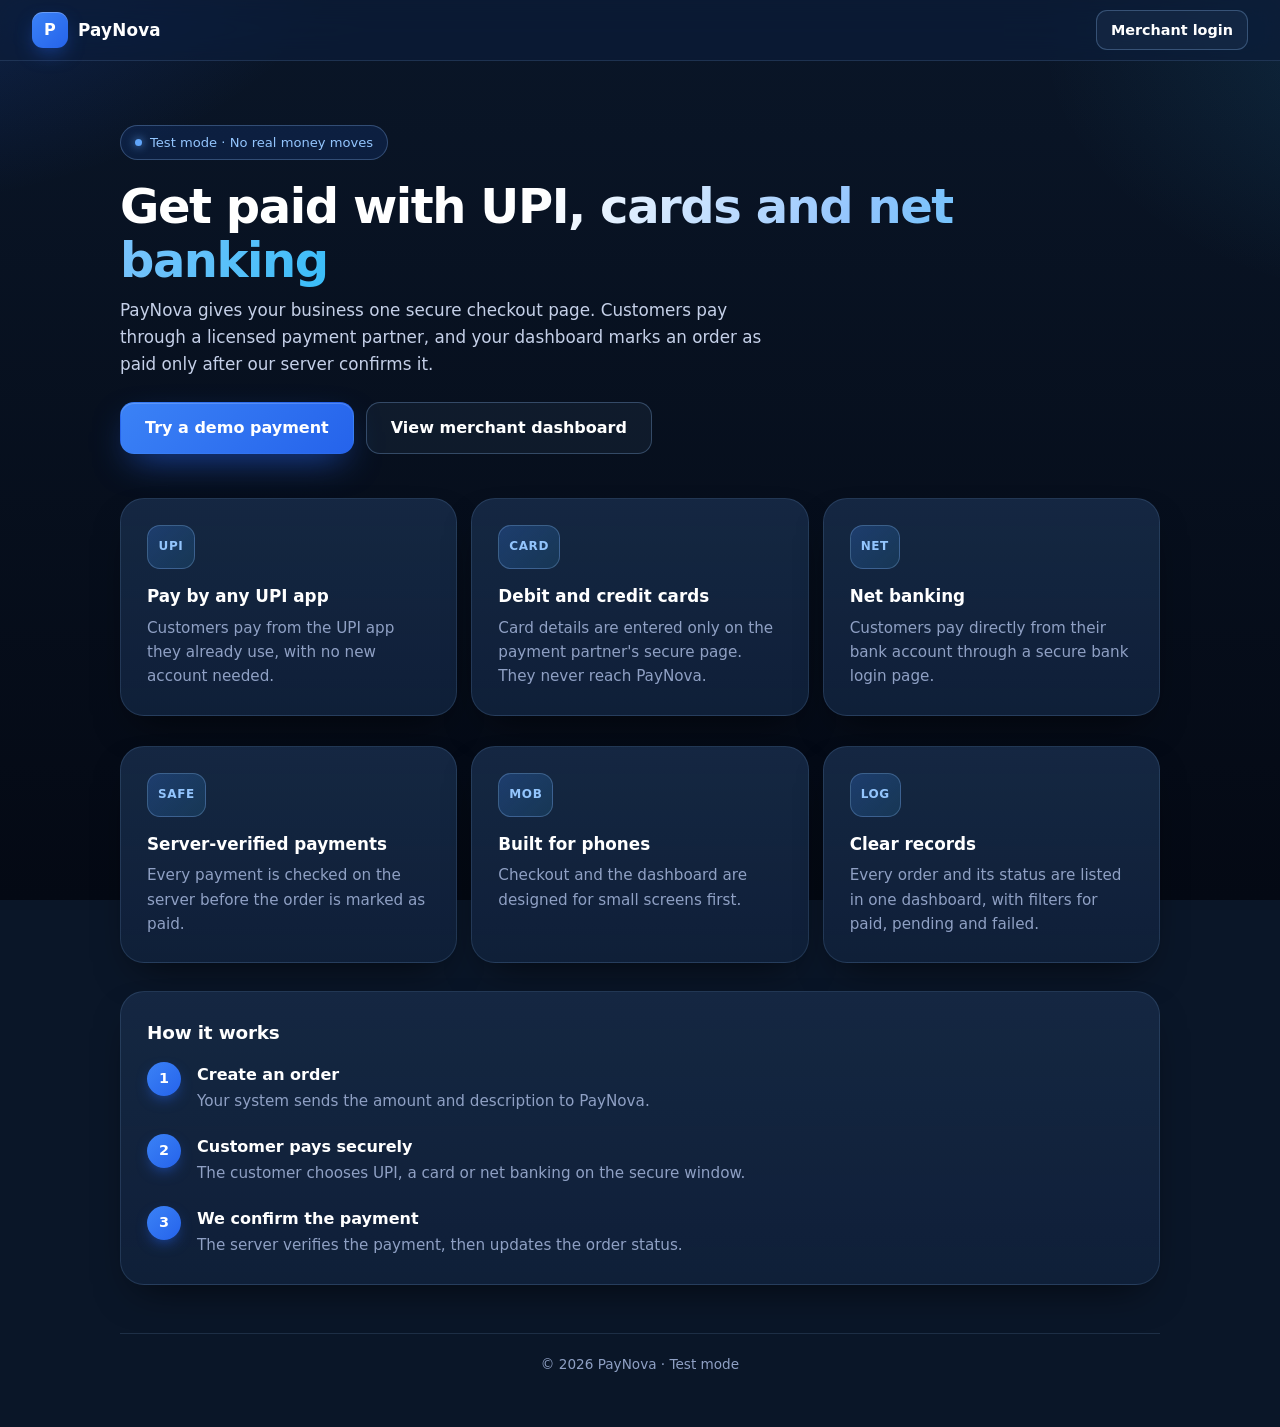
<file: public/index.html>
<!doctype html>
<html lang="en">
<head>
  <meta charset="utf-8">
  <meta name="viewport" content="width=device-width, initial-scale=1, viewport-fit=cover">
  <meta name="theme-color" content="#0a0f1f">
  <meta name="description" content="PayNova: accept UPI, cards and net banking with secure hosted checkout.">
  <title>PayNova · Payments for Indian businesses</title>
  <link rel="stylesheet" href="css/styles.css">
</head>
<body>
  <header class="topbar">
    <a class="brand" href="index.html"><span class="logo">P</span>PayNova</a>
    <a class="btn btn-ghost btn-sm" href="dashboard/index.html">Merchant login</a>
  </header>

  <main class="container">
    <section class="hero">
      <span class="pill">Test mode · No real money moves</span>
      <h1>Get paid with <span class="grad">UPI, cards and net banking</span></h1>
      <p class="lead">
        PayNova gives your business one secure checkout page. Customers pay through a licensed
        payment partner, and your dashboard marks an order as paid only after our server confirms it.
      </p>
      <div class="actions">
        <a class="btn btn-primary" href="checkout.html?order=DEMO-1001&amp;demo=1">Try a demo payment</a>
        <a class="btn btn-ghost" href="dashboard/index.html?demo=1">View merchant dashboard</a>
      </div>
    </section>

    <section class="features" aria-label="Features">
      <article class="card feature">
        <span class="icon">UPI</span>
        <h3>Pay by any UPI app</h3>
        <p>Customers pay from the UPI app they already use, with no new account needed.</p>
      </article>
      <article class="card feature">
        <span class="icon">CARD</span>
        <h3>Debit and credit cards</h3>
        <p>Card details are entered only on the payment partner's secure page. They never reach PayNova.</p>
      </article>
      <article class="card feature">
        <span class="icon">NET</span>
        <h3>Net banking</h3>
        <p>Customers pay directly from their bank account through a secure bank login page.</p>
      </article>
      <article class="card feature">
        <span class="icon">SAFE</span>
        <h3>Server-verified payments</h3>
        <p>Every payment is checked on the server before the order is marked as paid.</p>
      </article>
      <article class="card feature">
        <span class="icon">MOB</span>
        <h3>Built for phones</h3>
        <p>Checkout and the dashboard are designed for small screens first.</p>
      </article>
      <article class="card feature">
        <span class="icon">LOG</span>
        <h3>Clear records</h3>
        <p>Every order and its status are listed in one dashboard, with filters for paid, pending and failed.</p>
      </article>
    </section>

    <section class="card" aria-labelledby="how">
      <h2 id="how">How it works</h2>
      <ol class="steps">
        <li><strong>Create an order</strong>Your system sends the amount and description to PayNova.</li>
        <li><strong>Customer pays securely</strong>The customer chooses UPI, a card or net banking on the secure window.</li>
        <li><strong>We confirm the payment</strong>The server verifies the payment, then updates the order status.</li>
      </ol>
    </section>

    <p class="footer">© 2026 PayNova · Test mode</p>
  </main>

  <script src="js/api.js"></script>
</body>
</html>
</file>
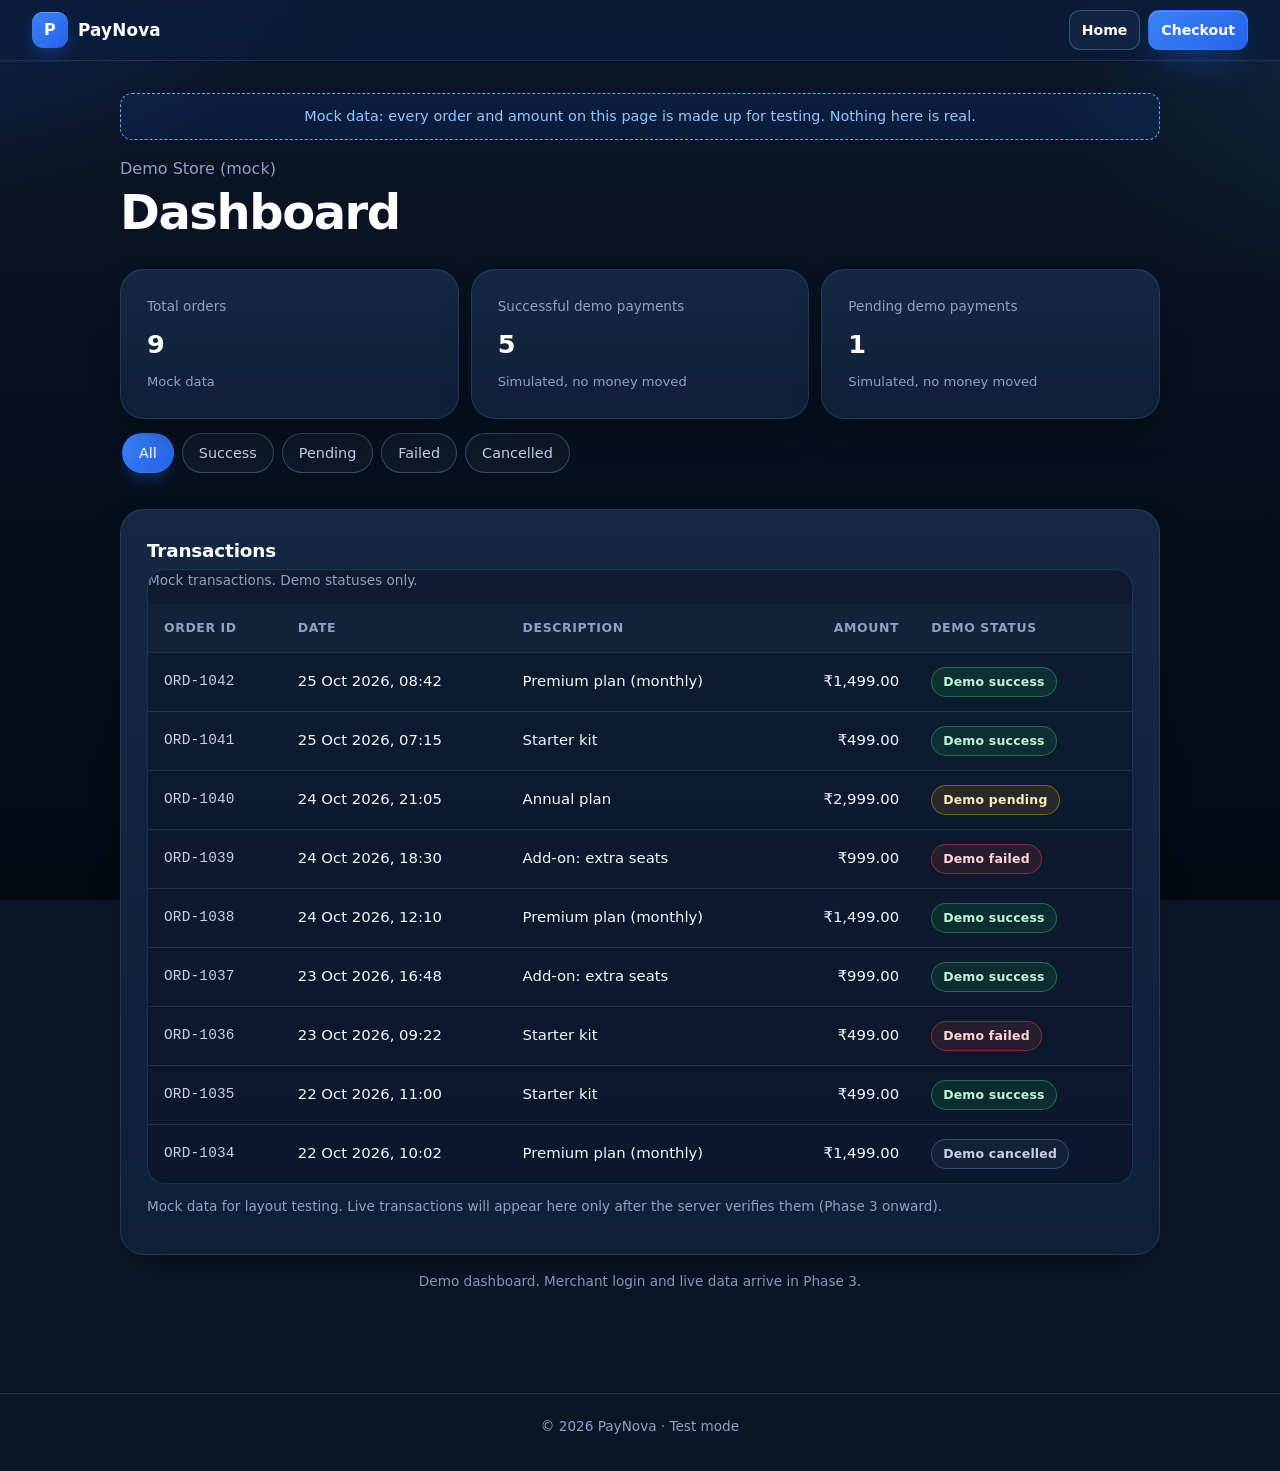
<file: public/dashboard/index.html>
<!doctype html>
<html lang="en">
<head>
  <meta charset="utf-8">
  <meta name="viewport" content="width=device-width, initial-scale=1, viewport-fit=cover">
  <meta name="theme-color" content="#0a1628">
  <meta name="robots" content="noindex, nofollow">
  <title>Merchant dashboard (demo) · PayNova</title>
  <link rel="stylesheet" href="../css/styles.css">
  <style>
    /* Dashboard-only rules. Kept here so styles.css needs no changes. */
    .topnav {
      display: flex;
      align-items: center;
      gap: 8px;
    }
    .topnav .btn { min-height: 40px; padding: 0 12px; font-size: 0.88rem; }

    .table-wrap {
      overflow-x: auto;
      -webkit-overflow-scrolling: touch;
      border-radius: var(--radius);
      border: 1px solid var(--line);
      background: rgba(4, 9, 20, 0.35);
    }
    .tx-table {
      width: 100%;
      min-width: 560px;
      border-collapse: collapse;
      font-size: 0.93rem;
    }
    .tx-table caption {
      caption-side: top;
      text-align: left;
      padding: 0 0 12px;
      color: var(--muted);
      font-size: 0.85rem;
    }
    .tx-table th,
    .tx-table td {
      padding: 14px 16px;
      text-align: left;
      border-bottom: 1px solid var(--line);
      white-space: nowrap;
    }
    .tx-table th {
      font-size: 0.78rem;
      font-weight: 600;
      text-transform: uppercase;
      letter-spacing: 0.6px;
      color: var(--muted);
      background: rgba(147, 197, 253, 0.04);
    }
    .tx-table tbody tr:last-child td { border-bottom: none; }
    .tx-table tbody tr:hover { background: rgba(147, 197, 253, 0.05); }
    .tx-table td.num,
    .tx-table th.num { text-align: right; }
    .tx-table .mono { color: var(--text-soft); }

    .summary { display: grid; gap: 12px; margin-bottom: 8px; }
    .summary .stat strong { font-size: 1.6rem; }
    .summary .stat small { color: var(--muted); font-size: 0.82rem; }

    .table-section { margin-top: 20px; }
    .table-section h2 { margin-bottom: 4px; }

    @media (min-width: 640px) {
      .summary { grid-template-columns: repeat(3, 1fr); }
    }
  </style>
</head>
<body>
  <header class="topbar">
    <a class="brand" href="../index.html" aria-label="PayNova home"><span class="logo" aria-hidden="true">P</span>PayNova</a>
    <nav class="topnav" aria-label="Main">
      <a class="btn btn-ghost btn-sm" href="../index.html">Home</a>
      <a class="btn btn-primary btn-sm" href="../checkout.html?order=DEMO-1001&amp;demo=1">Checkout</a>
    </nav>
  </header>

  <main class="container">
    <div class="demo-banner" role="note">
      Mock data: every order and amount on this page is made up for testing. Nothing here is real.
    </div>

    <div class="dash-head">
      <div>
        <p class="muted">Demo Store (mock)</p>
        <h1>Dashboard</h1>
      </div>
    </div>

    <!-- Summary cards -->
    <section class="summary" aria-label="Summary">
      <div class="card stat">
        <span class="muted">Total orders</span>
        <strong>9</strong>
        <small>Mock data</small>
      </div>
      <div class="card stat">
        <span class="muted">Successful demo payments</span>
        <strong>5</strong>
        <small>Simulated, no money moved</small>
      </div>
      <div class="card stat">
        <span class="muted">Pending demo payments</span>
        <strong>1</strong>
        <small>Simulated, no money moved</small>
      </div>
    </section>

    <!-- Filters (the buttons will work once dashboard.js is replaced) -->
    <div class="filters" role="group" aria-label="Filter orders">
      <button class="chip is-active" type="button" data-filter="ALL" aria-pressed="true">All</button>
      <button class="chip" type="button" data-filter="PAID" aria-pressed="false">Success</button>
      <button class="chip" type="button" data-filter="PENDING" aria-pressed="false">Pending</button>
      <button class="chip" type="button" data-filter="FAILED" aria-pressed="false">Failed</button>
      <button class="chip" type="button" data-filter="CANCELLED" aria-pressed="false">Cancelled</button>
    </div>

    <!-- Transaction table -->
    <section class="card table-section" aria-labelledby="txHeading">
      <h2 id="txHeading">Transactions</h2>
      <div class="table-wrap">
        <table class="tx-table">
          <caption>Mock transactions. Demo statuses only.</caption>
          <thead>
            <tr>
              <th scope="col">Order ID</th>
              <th scope="col">Date</th>
              <th scope="col">Description</th>
              <th scope="col" class="num">Amount</th>
              <th scope="col">Demo status</th>
            </tr>
          </thead>
          <tbody id="txRows">
            <tr data-status="PAID">
              <td class="mono">ORD-1042</td>
              <td>25 Oct 2026, 08:42</td>
              <td>Premium plan (monthly)</td>
              <td class="num">₹1,499.00</td>
              <td><span class="badge badge-paid">Demo success</span></td>
            </tr>
            <tr data-status="PAID">
              <td class="mono">ORD-1041</td>
              <td>25 Oct 2026, 07:15</td>
              <td>Starter kit</td>
              <td class="num">₹499.00</td>
              <td><span class="badge badge-paid">Demo success</span></td>
            </tr>
            <tr data-status="PENDING">
              <td class="mono">ORD-1040</td>
              <td>24 Oct 2026, 21:05</td>
              <td>Annual plan</td>
              <td class="num">₹2,999.00</td>
              <td><span class="badge badge-pending">Demo pending</span></td>
            </tr>
            <tr data-status="FAILED">
              <td class="mono">ORD-1039</td>
              <td>24 Oct 2026, 18:30</td>
              <td>Add-on: extra seats</td>
              <td class="num">₹999.00</td>
              <td><span class="badge badge-failed">Demo failed</span></td>
            </tr>
            <tr data-status="PAID">
              <td class="mono">ORD-1038</td>
              <td>24 Oct 2026, 12:10</td>
              <td>Premium plan (monthly)</td>
              <td class="num">₹1,499.00</td>
              <td><span class="badge badge-paid">Demo success</span></td>
            </tr>
            <tr data-status="PAID">
              <td class="mono">ORD-1037</td>
              <td>23 Oct 2026, 16:48</td>
              <td>Add-on: extra seats</td>
              <td class="num">₹999.00</td>
              <td><span class="badge badge-paid">Demo success</span></td>
            </tr>
            <tr data-status="FAILED">
              <td class="mono">ORD-1036</td>
              <td>23 Oct 2026, 09:22</td>
              <td>Starter kit</td>
              <td class="num">₹499.00</td>
              <td><span class="badge badge-failed">Demo failed</span></td>
            </tr>
            <tr data-status="PAID">
              <td class="mono">ORD-1035</td>
              <td>22 Oct 2026, 11:00</td>
              <td>Starter kit</td>
              <td class="num">₹499.00</td>
              <td><span class="badge badge-paid">Demo success</span></td>
            </tr>
            <tr data-status="CANCELLED">
              <td class="mono">ORD-1034</td>
              <td>22 Oct 2026, 10:02</td>
              <td>Premium plan (monthly)</td>
              <td class="num">₹1,499.00</td>
              <td><span class="badge badge-cancelled">Demo cancelled</span></td>
            </tr>
          </tbody>
        </table>
      </div>
      <p class="fine" style="margin-top: 12px;">
        Mock data for layout testing. Live transactions will appear here only after the server verifies them (Phase 3 onward).
      </p>
    </section>

    <p class="trust">Demo dashboard. Merchant login and live data arrive in Phase 3.</p>
  </main>

  <footer class="site-footer">
    <p>© 2026 PayNova · Test mode</p>
  </footer>

  <script src="../js/api.js"></script>
</body>
</html>
</file>
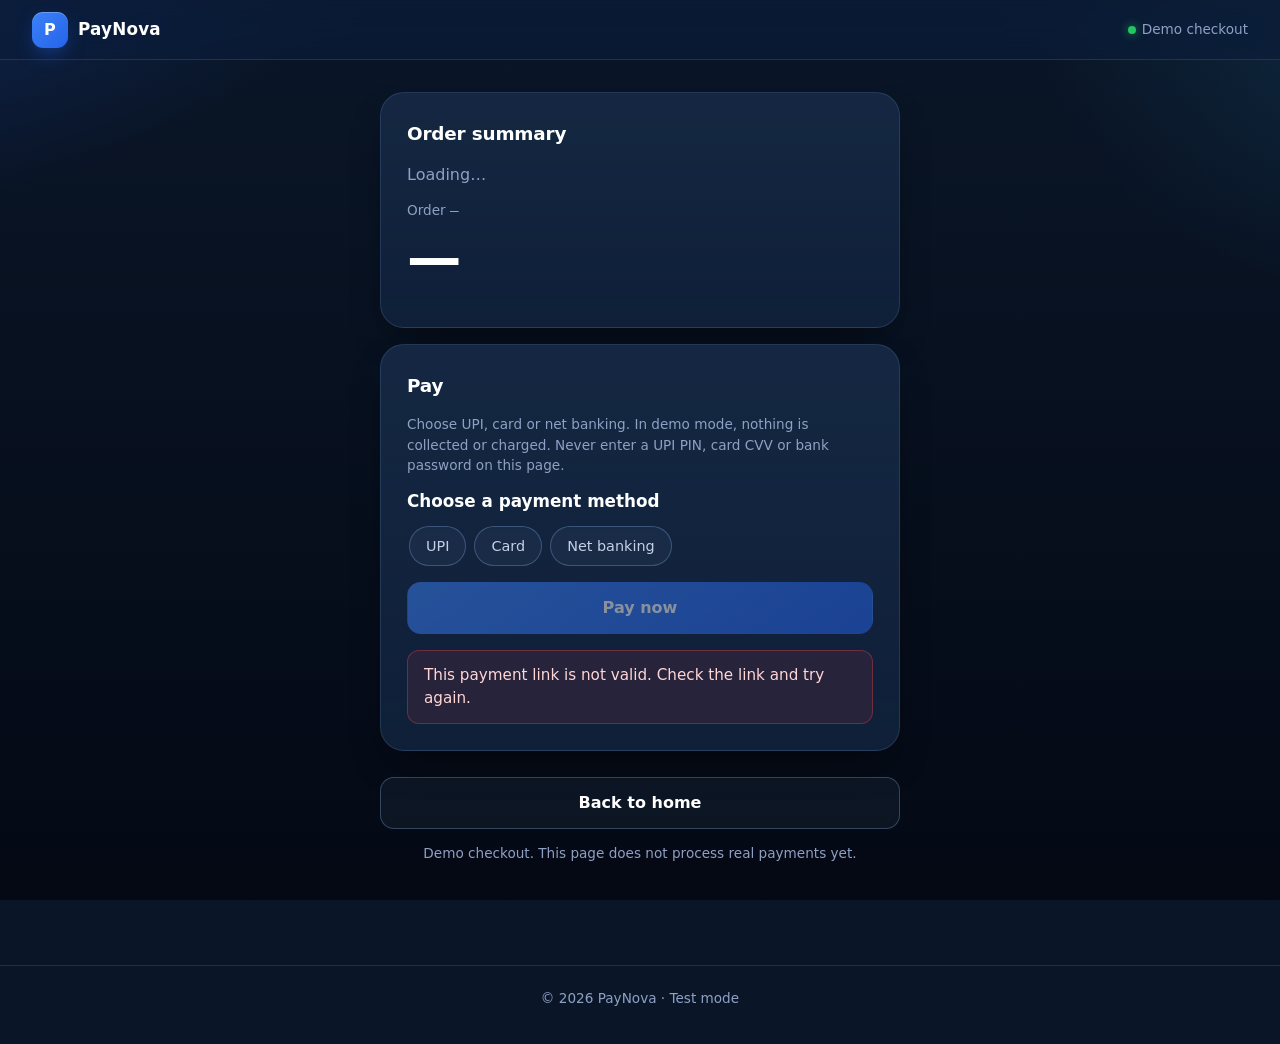
<file: public/checkout.html>
<!doctype html>
<html lang="en">
<head>
  <meta charset="utf-8">
  <meta name="viewport" content="width=device-width, initial-scale=1, viewport-fit=cover">
  <meta name="theme-color" content="#0a1628">
  <meta name="robots" content="noindex, nofollow">
  <title>Checkout · PayNova</title>
  <link rel="stylesheet" href="css/styles.css">
</head>
<body>
  <header class="topbar">
    <a class="brand" href="index.html" aria-label="PayNova home"><span class="logo" aria-hidden="true">P</span>PayNova</a>
    <span class="lock">Demo checkout</span>
  </header>

  <main class="container narrow">
    <!-- Shown by checkout.js only when ?demo=1 is in the address -->
    <div id="demoBanner" class="demo-banner" role="note" hidden>
      Demo mode: no real money is moved and no payment provider is contacted.
    </div>

    <!-- Order summary. Text is filled in by checkout.js -->
    <section class="card" aria-labelledby="summaryHeading">
      <h2 id="summaryHeading" class="sr-only">Order summary</h2>
      <p id="merchantName" class="muted">Loading…</p>
      <p class="order-id">Order <span id="orderId" class="mono">—</span></p>
      <div id="amount" class="amount-big" aria-live="polite">—</div>
      <p id="description" class="muted"></p>
    </section>

    <!-- Payment controls. checkout.js inserts the method picker above the Pay button. -->
    <section class="card" aria-labelledby="payHeading">
      <h2 id="payHeading">Pay</h2>
      <p class="fine">
        Choose UPI, card or net banking. In demo mode, nothing is collected or charged.
        Never enter a UPI PIN, card CVV or bank password on this page.
      </p>

      <button id="payBtn" class="btn btn-primary btn-block" type="button" disabled>Pay now</button>

      <div id="notice" class="notice" role="status" aria-live="polite" hidden></div>
    </section>

    <div class="status-actions">
      <a class="btn btn-ghost btn-block" href="index.html">Back to home</a>
    </div>

    <p class="trust">Demo checkout. This page does not process real payments yet.</p>
  </main>

  <footer class="site-footer">
    <p>© 2026 PayNova · Test mode</p>
  </footer>

  <script src="js/api.js"></script>
  <script src="js/checkout.js"></script>
</body>
</html>
</file>
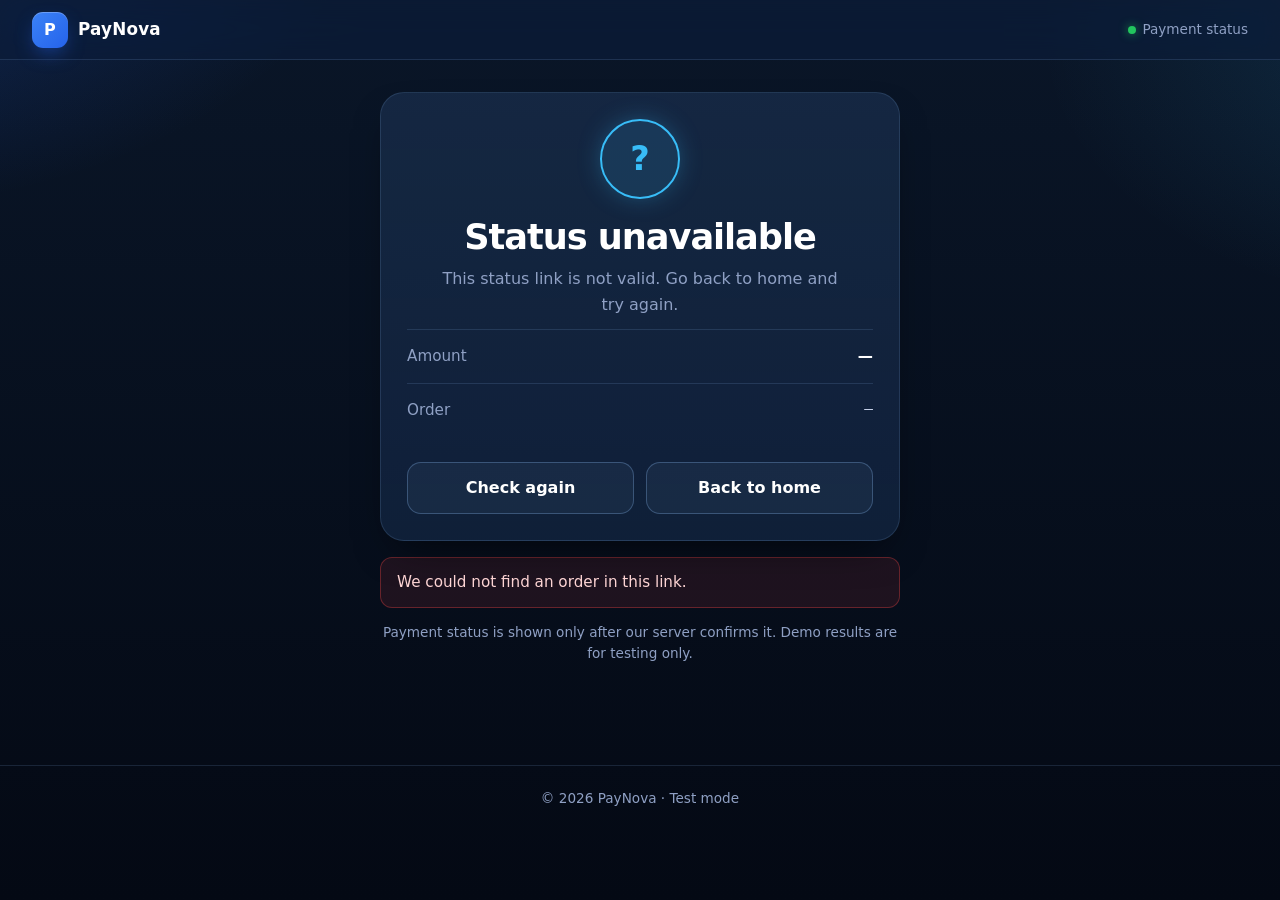
<file: public/status.html>
<!doctype html>
<html lang="en">
<head>
  <meta charset="utf-8">
  <meta name="viewport" content="width=device-width, initial-scale=1, viewport-fit=cover">
  <meta name="theme-color" content="#0a1628">
  <meta name="robots" content="noindex, nofollow">
  <title>Payment status · PayNova</title>
  <link rel="stylesheet" href="css/styles.css">
</head>
<body>
  <header class="topbar">
    <a class="brand" href="index.html" aria-label="PayNova home"><span class="logo" aria-hidden="true">P</span>PayNova</a>
    <span class="lock">Payment status</span>
  </header>

  <main class="container narrow">
    <!-- Shown by status.js only in demo mode (?demo=1). -->
    <div id="demoBanner" class="demo-banner" role="note" hidden>
      Demo result: no real money was moved and no payment provider was contacted.
    </div>

    <section class="card status-card" aria-live="polite" aria-labelledby="statusTitle">
      <!-- Icon, title and text are set by status.js for each state -->
      <div id="statusIcon" class="status-icon tone-info" aria-hidden="true">…</div>
      <h1 id="statusTitle">Checking your payment</h1>
      <p id="statusBody" class="muted">Please wait a moment.</p>

      <div class="kv">
        <span class="muted">Amount</span>
        <strong id="amount">—</strong>
      </div>
      <div class="kv">
        <span class="muted">Order</span>
        <span id="orderId" class="mono">—</span>
      </div>

      <div class="status-actions">
        <a id="primaryBtn" class="btn btn-primary btn-block" href="index.html" hidden>Continue</a>
        <button id="checkAgain" class="btn btn-ghost btn-block" type="button" hidden>Check again</button>
        <a class="btn btn-ghost btn-block" href="index.html">Back to home</a>
      </div>
    </section>

    <p id="pollNote" class="trust" hidden>Checking for updates every few seconds…</p>
    <div id="errorBox" class="notice notice-error" role="alert" hidden></div>

    <p class="trust">Payment status is shown only after our server confirms it. Demo results are for testing only.</p>
  </main>

  <footer class="site-footer">
    <p>© 2026 PayNova · Test mode</p>
  </footer>

  <script src="js/api.js"></script>
  <script src="js/status.js"></script>
</body>
</html>
</file>
<file: public/css/styles.css>
/* =========================================================
   PayNova design system
   Dark navy base, white text, blue accents.
   Mobile-first: base rules target Android phones. Larger
   screens are handled in the media queries at the bottom.
   ========================================================= */

:root {
  /* Surfaces */
  --navy-950: #040914;
  --navy-900: #0a1628;
  --navy-850: #0d1d36;
  --navy-800: #112244;
  --navy-700: #1a2f57;

  /* Text */
  --white: #ffffff;
  --text: #f1f5ff;
  --text-soft: #c5d0e8;
  --muted: #8fa0c4;

  /* Blue accents */
  --blue-600: #2563eb;
  --blue-500: #3b82f6;
  --blue-400: #60a5fa;
  --blue-300: #93c5fd;
  --sky: #38bdf8;

  /* Status colours */
  --ok: #22c55e;
  --warn: #f59e0b;
  --err: #ef4444;
  --info: #38bdf8;

  /* Lines and shadows */
  --line: rgba(147, 197, 253, 0.14);
  --line-strong: rgba(147, 197, 253, 0.28);
  --glass: rgba(13, 29, 54, 0.72);
  --shadow-sm: 0 4px 14px -6px rgba(0, 0, 0, 0.55);
  --shadow-md: 0 18px 40px -18px rgba(0, 0, 0, 0.7);
  --glow: 0 14px 36px -12px rgba(37, 99, 235, 0.75);

  --radius-sm: 12px;
  --radius: 18px;
  --radius-lg: 24px;

  --font: system-ui, -apple-system, "Segoe UI", Roboto, "Noto Sans", "Helvetica Neue", Arial, sans-serif;
  --font-mono: ui-monospace, SFMono-Regular, Menlo, Consolas, "Liberation Mono", monospace;

  color-scheme: dark;
}

/* ---------- Base reset ---------- */
*, *::before, *::after { box-sizing: border-box; }
[hidden] { display: none !important; }
html, body { margin: 0; padding: 0; }

html {
  -webkit-text-size-adjust: 100%;
  text-size-adjust: 100%;
}

body {
  min-height: 100vh;
  min-height: 100dvh;
  font-family: var(--font);
  font-size: 16px;
  line-height: 1.6;
  color: var(--text);
  background-color: var(--navy-900);
  background-image:
    radial-gradient(900px 520px at -15% -12%, rgba(37, 99, 235, 0.30), transparent 62%),
    radial-gradient(720px 460px at 115% 4%, rgba(56, 189, 248, 0.14), transparent 60%),
    linear-gradient(180deg, var(--navy-900) 0%, var(--navy-950) 100%);
  background-attachment: fixed;
  -webkit-font-smoothing: antialiased;
  -moz-osx-font-smoothing: grayscale;
  overflow-x: hidden;
}

a {
  color: var(--blue-300);
  text-decoration: none;
  transition: color 0.2s ease;
}
a:hover { color: var(--white); }

img, svg { display: block; max-width: 100%; }

/* ---------- Layout ---------- */
.container {
  width: min(1040px, calc(100% - 32px));
  margin: 0 auto;
  padding: 20px 0 40px;
  padding-bottom: calc(40px + env(safe-area-inset-bottom));
}
.container.narrow {
  width: min(520px, calc(100% - 32px));
}

/* ---------- Top navigation ---------- */
.topbar {
  position: sticky;
  top: 0;
  z-index: 50;
  display: flex;
  align-items: center;
  justify-content: space-between;
  gap: 12px;
  min-height: 60px;
  padding: 10px max(16px, env(safe-area-inset-right)) 10px max(16px, env(safe-area-inset-left));
  background: var(--glass);
  backdrop-filter: blur(16px) saturate(140%);
  -webkit-backdrop-filter: blur(16px) saturate(140%);
  border-bottom: 1px solid var(--line);
}

.brand {
  display: inline-flex;
  align-items: center;
  gap: 10px;
  color: var(--white);
  font-weight: 700;
  font-size: 1.05rem;
  letter-spacing: 0.2px;
}
.brand:hover { color: var(--white); }

.logo {
  display: inline-grid;
  place-items: center;
  width: 36px;
  height: 36px;
  border-radius: 11px;
  background: linear-gradient(135deg, var(--blue-500), var(--blue-600));
  color: var(--white);
  font-weight: 800;
  font-size: 1rem;
  box-shadow: 0 8px 22px -8px rgba(37, 99, 235, 0.9), inset 0 1px 0 rgba(255, 255, 255, 0.25);
}

.lock {
  display: inline-flex;
  align-items: center;
  gap: 6px;
  font-size: 0.85rem;
  color: var(--muted);
  white-space: nowrap;
}
.lock::before {
  content: "";
  width: 8px;
  height: 8px;
  border-radius: 50%;
  background: var(--ok);
  box-shadow: 0 0 10px rgba(34, 197, 94, 0.7);
}

/* ---------- Typography ---------- */
h1 {
  font-size: clamp(1.9rem, 7vw, 3rem);
  line-height: 1.12;
  font-weight: 800;
  letter-spacing: -0.03em;
  color: var(--white);
  margin: 0.25rem 0 0.6rem;
}
h2 {
  font-size: 1.15rem;
  font-weight: 700;
  letter-spacing: -0.01em;
  color: var(--white);
  margin: 0 0 14px;
}
h3 {
  font-size: 1.05rem;
  font-weight: 650;
  color: var(--white);
  margin: 12px 0 6px;
}
p { margin: 0 0 12px; }

.muted { color: var(--muted); }
.mono {
  font-family: var(--font-mono);
  font-size: 0.9rem;
  letter-spacing: 0.2px;
}
.fine {
  font-size: 0.85rem;
  color: var(--muted);
  line-height: 1.5;
}
.order-id {
  font-size: 0.85rem;
  color: var(--muted);
  margin: 0 0 6px;
}

/* Gradient text used in the hero heading */
.grad {
  background: linear-gradient(120deg, var(--white) 10%, var(--blue-300) 55%, var(--sky) 100%);
  -webkit-background-clip: text;
  background-clip: text;
  color: transparent;
}

.lead {
  font-size: 1.05rem;
  color: var(--text-soft);
  max-width: 62ch;
}

/* ---------- Cards ---------- */
.card {
  position: relative;
  margin-bottom: 16px;
  padding: 22px;
  border-radius: var(--radius-lg);
  border: 1px solid var(--line);
  background:
    linear-gradient(180deg, rgba(147, 197, 253, 0.06), rgba(147, 197, 253, 0.01)),
    var(--navy-850);
  box-shadow: var(--shadow-md);
}

/* ---------- Pill / badge labels ---------- */
.pill {
  display: inline-flex;
  align-items: center;
  gap: 8px;
  padding: 6px 14px;
  border-radius: 999px;
  border: 1px solid var(--line-strong);
  background: rgba(37, 99, 235, 0.14);
  font-size: 0.82rem;
  font-weight: 500;
  color: var(--blue-300);
  margin-bottom: 16px;
}
.pill::before {
  content: "";
  width: 7px;
  height: 7px;
  border-radius: 50%;
  background: var(--blue-400);
  box-shadow: 0 0 10px var(--blue-400);
}

/* ---------- Buttons ---------- */
.btn {
  display: inline-flex;
  align-items: center;
  justify-content: center;
  gap: 8px;
  min-height: 52px;
  padding: 0 24px;
  border-radius: 14px;
  border: 1px solid transparent;
  font-family: inherit;
  font-size: 1rem;
  font-weight: 600;
  line-height: 1;
  text-align: center;
  text-decoration: none;
  cursor: pointer;
  white-space: nowrap;
  transition: transform 0.15s ease, box-shadow 0.2s ease, background-color 0.2s ease, border-color 0.2s ease, opacity 0.2s ease;
  -webkit-tap-highlight-color: transparent;
  user-select: none;
}
.btn:hover { text-decoration: none; }
.btn:active { transform: scale(0.98); }
.btn:disabled,
.btn[aria-disabled="true"] {
  opacity: 0.5;
  cursor: not-allowed;
  transform: none;
  box-shadow: none;
}

.btn-primary {
  color: var(--white);
  background: linear-gradient(135deg, var(--blue-500) 0%, var(--blue-600) 100%);
  box-shadow: var(--glow), inset 0 1px 0 rgba(255, 255, 255, 0.18);
}
.btn-primary:hover:not(:disabled) {
  color: var(--white);
  box-shadow: 0 18px 44px -12px rgba(37, 99, 235, 0.95), inset 0 1px 0 rgba(255, 255, 255, 0.22);
  filter: brightness(1.06);
}

.btn-ghost {
  color: var(--white);
  background: rgba(147, 197, 253, 0.06);
  border-color: var(--line-strong);
}
.btn-ghost:hover:not(:disabled) {
  color: var(--white);
  background: rgba(147, 197, 253, 0.14);
  border-color: var(--blue-400);
}

.btn-block { width: 100%; }
.btn-sm {
  min-height: 40px;
  padding: 0 14px;
  font-size: 0.9rem;
  border-radius: 11px;
}

.btn:focus-visible,
.chip:focus-visible,
input:focus-visible,
a:focus-visible,
button:focus-visible {
  outline: 2px solid var(--sky);
  outline-offset: 3px;
}

/* ---------- Landing page sections ---------- */
.hero {
  padding: 32px 0 8px;
}

.actions {
  display: flex;
  flex-direction: column;
  gap: 12px;
  margin-top: 24px;
}

.features {
  display: grid;
  gap: 14px;
  margin: 36px 0 12px;
}
.feature {
  transition: transform 0.2s ease, border-color 0.2s ease;
}
.feature:hover {
  border-color: var(--line-strong);
}
.feature p {
  color: var(--muted);
  font-size: 0.95rem;
  margin: 0;
}
.feature h3 { margin-top: 14px; }

.icon {
  display: inline-grid;
  place-items: center;
  min-width: 48px;
  height: 44px;
  padding: 0 10px;
  border-radius: 13px;
  background: linear-gradient(135deg, rgba(59, 130, 246, 0.25), rgba(56, 189, 248, 0.12));
  border: 1px solid var(--line-strong);
  color: var(--blue-300);
  font-weight: 700;
  font-size: 0.75rem;
  letter-spacing: 0.6px;
}

/* Numbered "How it works" steps */
.steps {
  counter-reset: s;
  list-style: none;
  padding: 0;
  margin: 0;
}
.steps li {
  counter-increment: s;
  position: relative;
  padding: 0 0 20px 50px;
  color: var(--muted);
  font-size: 0.95rem;
}
.steps li:last-child { padding-bottom: 0; }
.steps li::before {
  content: counter(s);
  position: absolute;
  left: 0;
  top: 0;
  display: grid;
  place-items: center;
  width: 34px;
  height: 34px;
  border-radius: 50%;
  background: linear-gradient(135deg, var(--blue-500), var(--blue-600));
  color: var(--white);
  font-weight: 700;
  font-size: 0.9rem;
  box-shadow: 0 6px 16px -6px rgba(37, 99, 235, 0.9);
}
.steps strong {
  display: block;
  color: var(--white);
  font-size: 1rem;
  margin-bottom: 2px;
}

.footer {
  margin-top: 48px;
  padding-top: 20px;
  border-top: 1px solid var(--line);
  text-align: center;
  color: var(--muted);
  font-size: 0.85rem;
}

.trust {
  text-align: center;
  color: var(--muted);
  font-size: 0.85rem;
  margin-top: 14px;
}

/* Payment method list (checkout) */
.methods {
  display: flex;
  flex-wrap: wrap;
  gap: 8px;
  list-style: none;
  padding: 0;
  margin: 0 0 16px;
}
.methods li {
  padding: 8px 14px;
  border-radius: 999px;
  border: 1px solid var(--line-strong);
  background: rgba(147, 197, 253, 0.06);
  color: var(--text-soft);
  font-size: 0.9rem;
  font-weight: 500;
}

/* Amount display (checkout) */
.amount-big {
  font-size: clamp(2.2rem, 9vw, 3.4rem);
  font-weight: 800;
  letter-spacing: -0.03em;
  color: var(--white);
  line-height: 1.1;
  margin: 6px 0 10px;
}

/* ---------- Notices and banners ---------- */
.notice {
  padding: 13px 16px;
  border-radius: var(--radius-sm);
  font-size: 0.95rem;
  line-height: 1.5;
  margin: 16px 0 0;
  border: 1px solid;
}
.notice-info {
  color: #d6f1ff;
  background: rgba(56, 189, 248, 0.10);
  border-color: rgba(56, 189, 248, 0.35);
}
.notice-warn {
  color: #fde9b8;
  background: rgba(245, 158, 11, 0.10);
  border-color: rgba(245, 158, 11, 0.35);
}
.notice-error {
  color: #ffd6d6;
  background: rgba(239, 68, 68, 0.10);
  border-color: rgba(239, 68, 68, 0.35);
}

.demo-banner {
  margin: 0 0 16px;
  padding: 11px 16px;
  border-radius: var(--radius-sm);
  background: rgba(37, 99, 235, 0.12);
  border: 1px dashed var(--blue-400);
  color: var(--blue-300);
  font-size: 0.9rem;
  text-align: center;
}

/* ---------- Status page (success, failed, pending, cancelled) ---------- */
.status-card {
  text-align: center;
  padding: 36px 22px;
}
.status-icon {
  display: grid;
  place-items: center;
  width: 80px;
  height: 80px;
  margin: 0 auto 18px;
  border-radius: 50%;
  font-size: 2.1rem;
  font-weight: 800;
  border: 2px solid;
  line-height: 1;
}
.status-card h1 {
  font-size: clamp(1.6rem, 6vw, 2.2rem);
}
.status-card > p {
  max-width: 40ch;
  margin-left: auto;
  margin-right: auto;
}

.tone-ok {
  color: var(--ok);
  border-color: var(--ok);
  background: rgba(34, 197, 94, 0.12);
  box-shadow: 0 0 28px -6px rgba(34, 197, 94, 0.5);
}
.tone-err {
  color: var(--err);
  border-color: var(--err);
  background: rgba(239, 68, 68, 0.12);
  box-shadow: 0 0 28px -6px rgba(239, 68, 68, 0.5);
}
.tone-warn {
  color: var(--warn);
  border-color: var(--warn);
  background: rgba(245, 158, 11, 0.12);
  box-shadow: 0 0 28px -6px rgba(245, 158, 11, 0.4);
}
.tone-info {
  color: var(--sky);
  border-color: var(--sky);
  background: rgba(56, 189, 248, 0.12);
  box-shadow: 0 0 28px -6px rgba(56, 189, 248, 0.45);
}

/* Label/value rows (status and checkout summaries) */
.kv {
  display: flex;
  justify-content: space-between;
  align-items: center;
  gap: 12px;
  padding: 14px 0;
  border-top: 1px solid var(--line);
  font-size: 0.95rem;
  text-align: left;
}
.kv strong { color: var(--white); }
.kv .mono { color: var(--text-soft); word-break: break-all; text-align: right; }

.status-actions {
  display: flex;
  flex-direction: column;
  gap: 12px;
  margin-top: 26px;
}

/* ---------- Forms ---------- */
label {
  display: block;
  margin-bottom: 16px;
  font-size: 0.9rem;
  font-weight: 500;
  color: var(--text-soft);
}

input {
  display: block;
  width: 100%;
  margin-top: 8px;
  padding: 14px 16px;
  border-radius: 13px;
  border: 1px solid var(--line-strong);
  background: rgba(4, 9, 20, 0.6);
  color: var(--white);
  font-family: inherit;
  font-size: 16px; /* 16px stops Android browsers zooming in when a field is tapped */
  transition: border-color 0.2s ease, box-shadow 0.2s ease, background-color 0.2s ease;
  -webkit-appearance: none;
  appearance: none;
}
input::placeholder { color: #5f709a; }
input:hover { border-color: var(--blue-400); }
input:focus {
  outline: none;
  border-color: var(--blue-400);
  background: rgba(4, 9, 20, 0.85);
  box-shadow: 0 0 0 4px rgba(59, 130, 246, 0.22);
}

.auth {
  max-width: 440px;
  margin: 28px auto 0;
}

/* ---------- Merchant dashboard ---------- */
.dash-head {
  display: flex;
  justify-content: space-between;
  align-items: flex-end;
  gap: 12px;
  margin: 10px 0 20px;
}
.dash-head p { margin-bottom: 2px; }

.stats {
  display: grid;
  grid-template-columns: 1fr 1fr;
  gap: 12px;
}
.stat {
  display: flex;
  flex-direction: column;
  gap: 6px;
  padding: 18px;
  margin: 0;
}
.stat > span {
  font-size: 0.85rem;
}
.stat strong {
  font-size: 1.3rem;
  font-weight: 750;
  color: var(--white);
  letter-spacing: -0.01em;
  word-break: break-word;
}

.filters {
  display: flex;
  gap: 8px;
  overflow-x: auto;
  -webkit-overflow-scrolling: touch;
  padding: 6px 2px 16px;
  scrollbar-width: none;
}
.filters::-webkit-scrollbar { display: none; }

.chip {
  flex: 0 0 auto;
  min-height: 40px;
  padding: 0 16px;
  border-radius: 999px;
  border: 1px solid var(--line-strong);
  background: rgba(147, 197, 253, 0.05);
  color: var(--text-soft);
  font-family: inherit;
  font-size: 0.9rem;
  font-weight: 500;
  cursor: pointer;
  transition: background-color 0.2s ease, border-color 0.2s ease, color 0.2s ease;
  -webkit-tap-highlight-color: transparent;
}
.chip:hover { border-color: var(--blue-400); color: var(--white); }
.chip.is-active {
  color: var(--white);
  border-color: transparent;
  background: linear-gradient(135deg, var(--blue-500), var(--blue-600));
  box-shadow: 0 8px 20px -10px rgba(37, 99, 235, 0.9);
}

.order {
  padding: 16px 18px;
  margin-bottom: 12px;
}
.order-top,
.order-meta {
  display: flex;
  justify-content: space-between;
  align-items: center;
  gap: 10px;
  flex-wrap: wrap;
}
.order-top strong {
  color: var(--white);
  font-weight: 600;
  min-width: 0;
  overflow-wrap: anywhere;
}
.order-meta {
  margin-top: 10px;
  padding-top: 10px;
  border-top: 1px solid var(--line);
  font-size: 0.85rem;
}

.amount {
  font-weight: 700;
  color: var(--white);
  white-space: nowrap;
}

/* Status badges */
.badge {
  display: inline-block;
  padding: 4px 11px;
  border-radius: 999px;
  font-size: 0.78rem;
  font-weight: 600;
  letter-spacing: 0.2px;
  border: 1px solid;
  white-space: nowrap;
}
.badge-paid {
  color: #bbf7d0;
  border-color: rgba(34, 197, 94, 0.45);
  background: rgba(34, 197, 94, 0.12);
}
.badge-pending {
  color: #fde9b8;
  border-color: rgba(245, 158, 11, 0.45);
  background: rgba(245, 158, 11, 0.12);
}
.badge-created {
  color: var(--blue-300);
  border-color: rgba(96, 165, 250, 0.45);
  background: rgba(59, 130, 246, 0.12);
}
.badge-failed {
  color: #ffd6d6;
  border-color: rgba(239, 68, 68, 0.45);
  background: rgba(239, 68, 68, 0.12);
}
.badge-cancelled {
  color: var(--text-soft);
  border-color: var(--line-strong);
  background: rgba(147, 197, 253, 0.06);
}

/* ---------- Footer utilities ---------- */
.site-footer {
  margin-top: 48px;
  padding: 22px 0 calc(22px + env(safe-area-inset-bottom));
  border-top: 1px solid var(--line);
  color: var(--muted);
  font-size: 0.85rem;
  text-align: center;
}

/* ---------- Tablet and desktop (640px and up) ---------- */
@media (min-width: 640px) {
  .container {
    padding-top: 32px;
  }
  .actions {
    flex-direction: row;
    flex-wrap: wrap;
  }
  .actions .btn {
    flex: 0 1 auto;
  }
  .features {
    grid-template-columns: repeat(2, 1fr);
  }
  .status-actions {
    flex-direction: row;
  }
  .status-actions .btn {
    flex: 1 1 0;
  }
  .stats {
    grid-template-columns: repeat(4, 1fr);
  }
  .order {
    padding: 18px 22px;
  }
  .topbar {
    padding-left: 32px;
    padding-right: 32px;
  }
}

/* ---------- Desktop (960px and up) ---------- */
@media (min-width: 960px) {
  .features {
    grid-template-columns: repeat(3, 1fr);
  }
  .card {
    padding: 26px;
  }
}

/* ---------- Motion preferences ---------- */
@media (prefers-reduced-motion: reduce) {
  *, *::before, *::after {
    transition: none !important;
    animation: none !important;
    scroll-behavior: auto !important;
  }
  }
</file>
